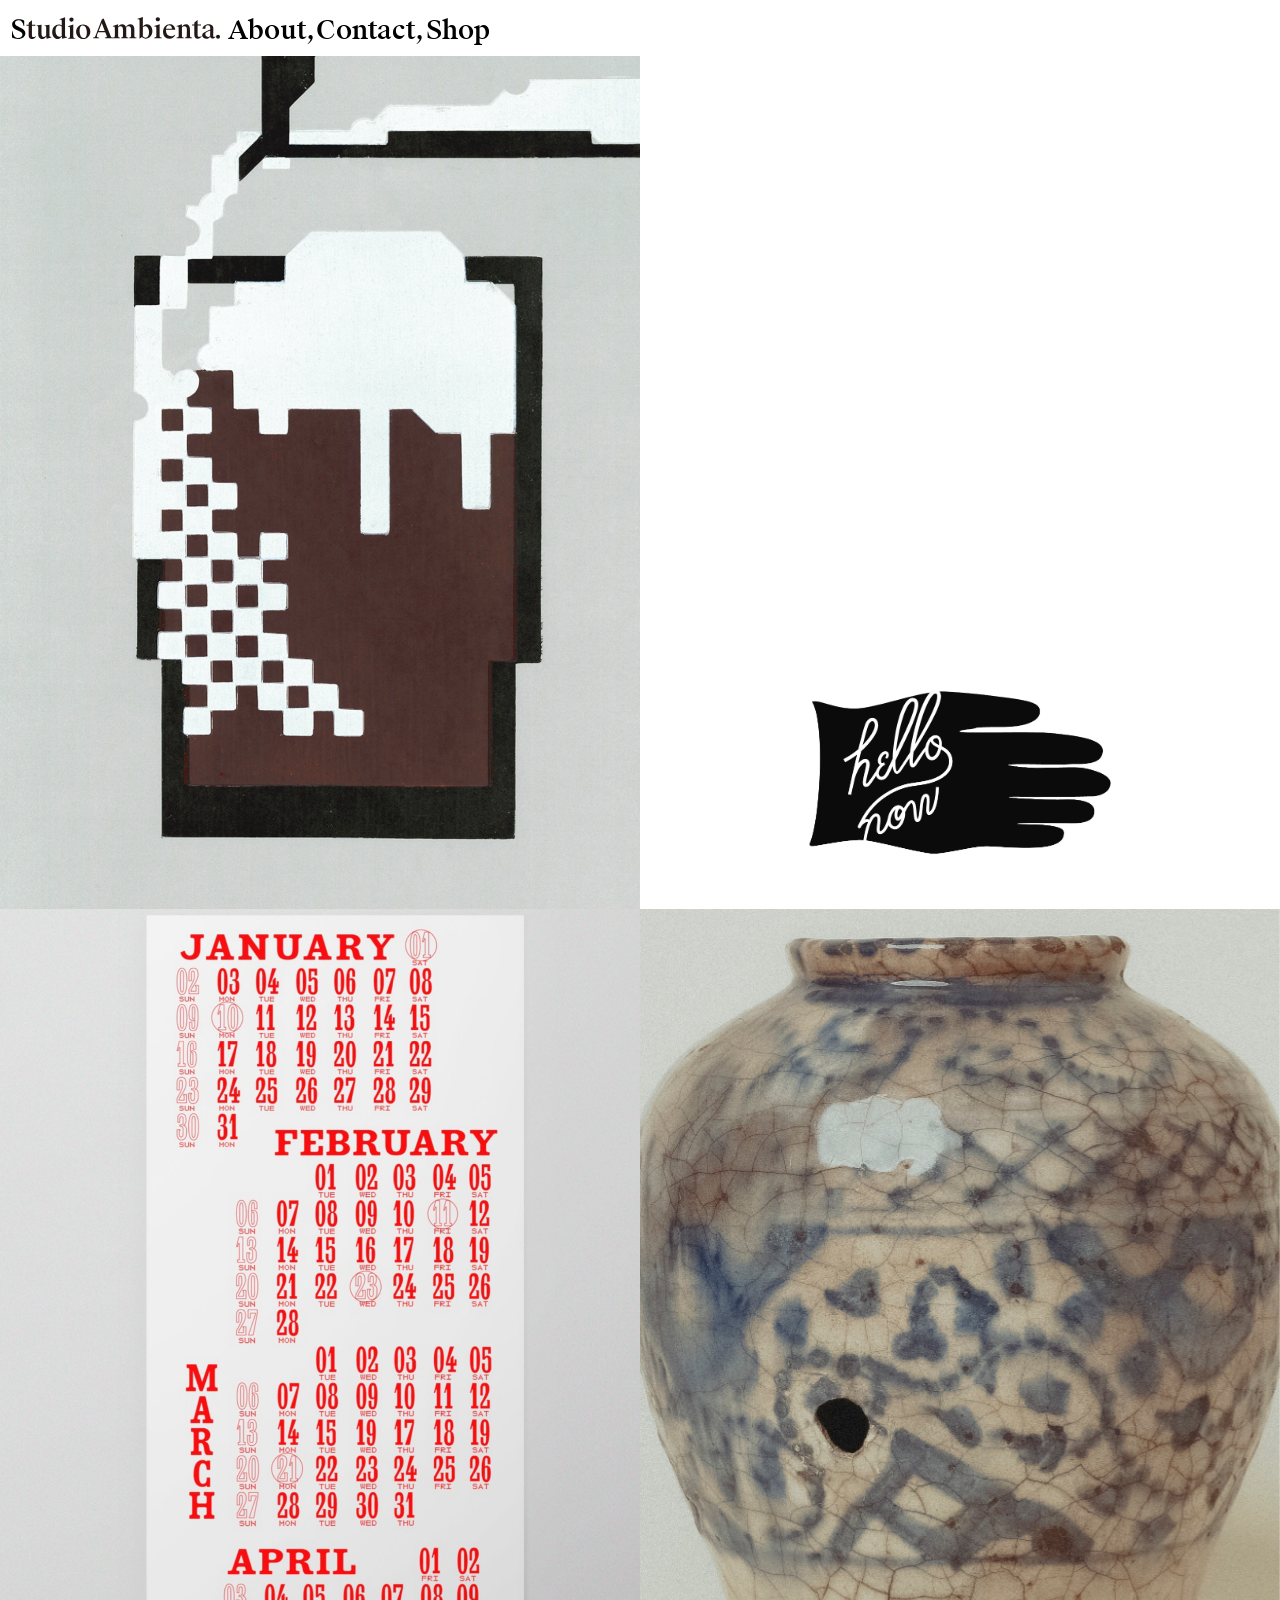
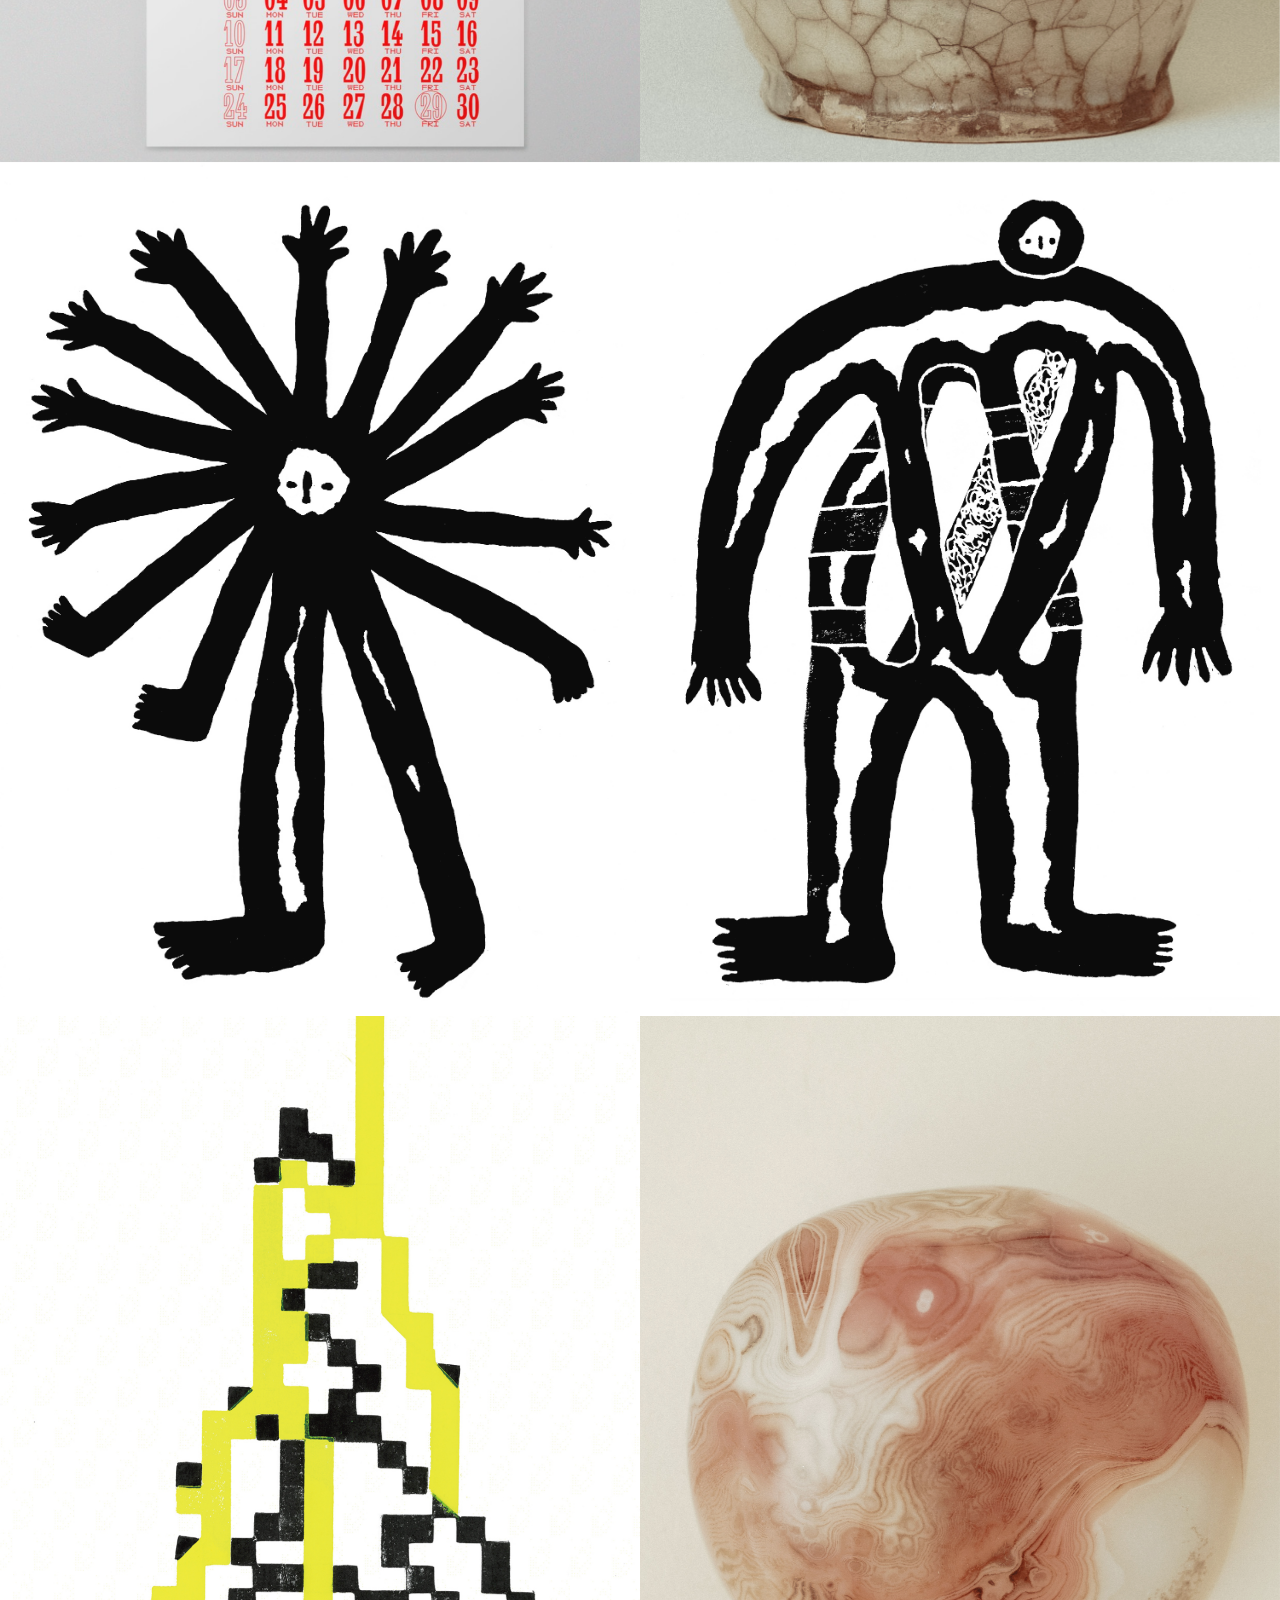
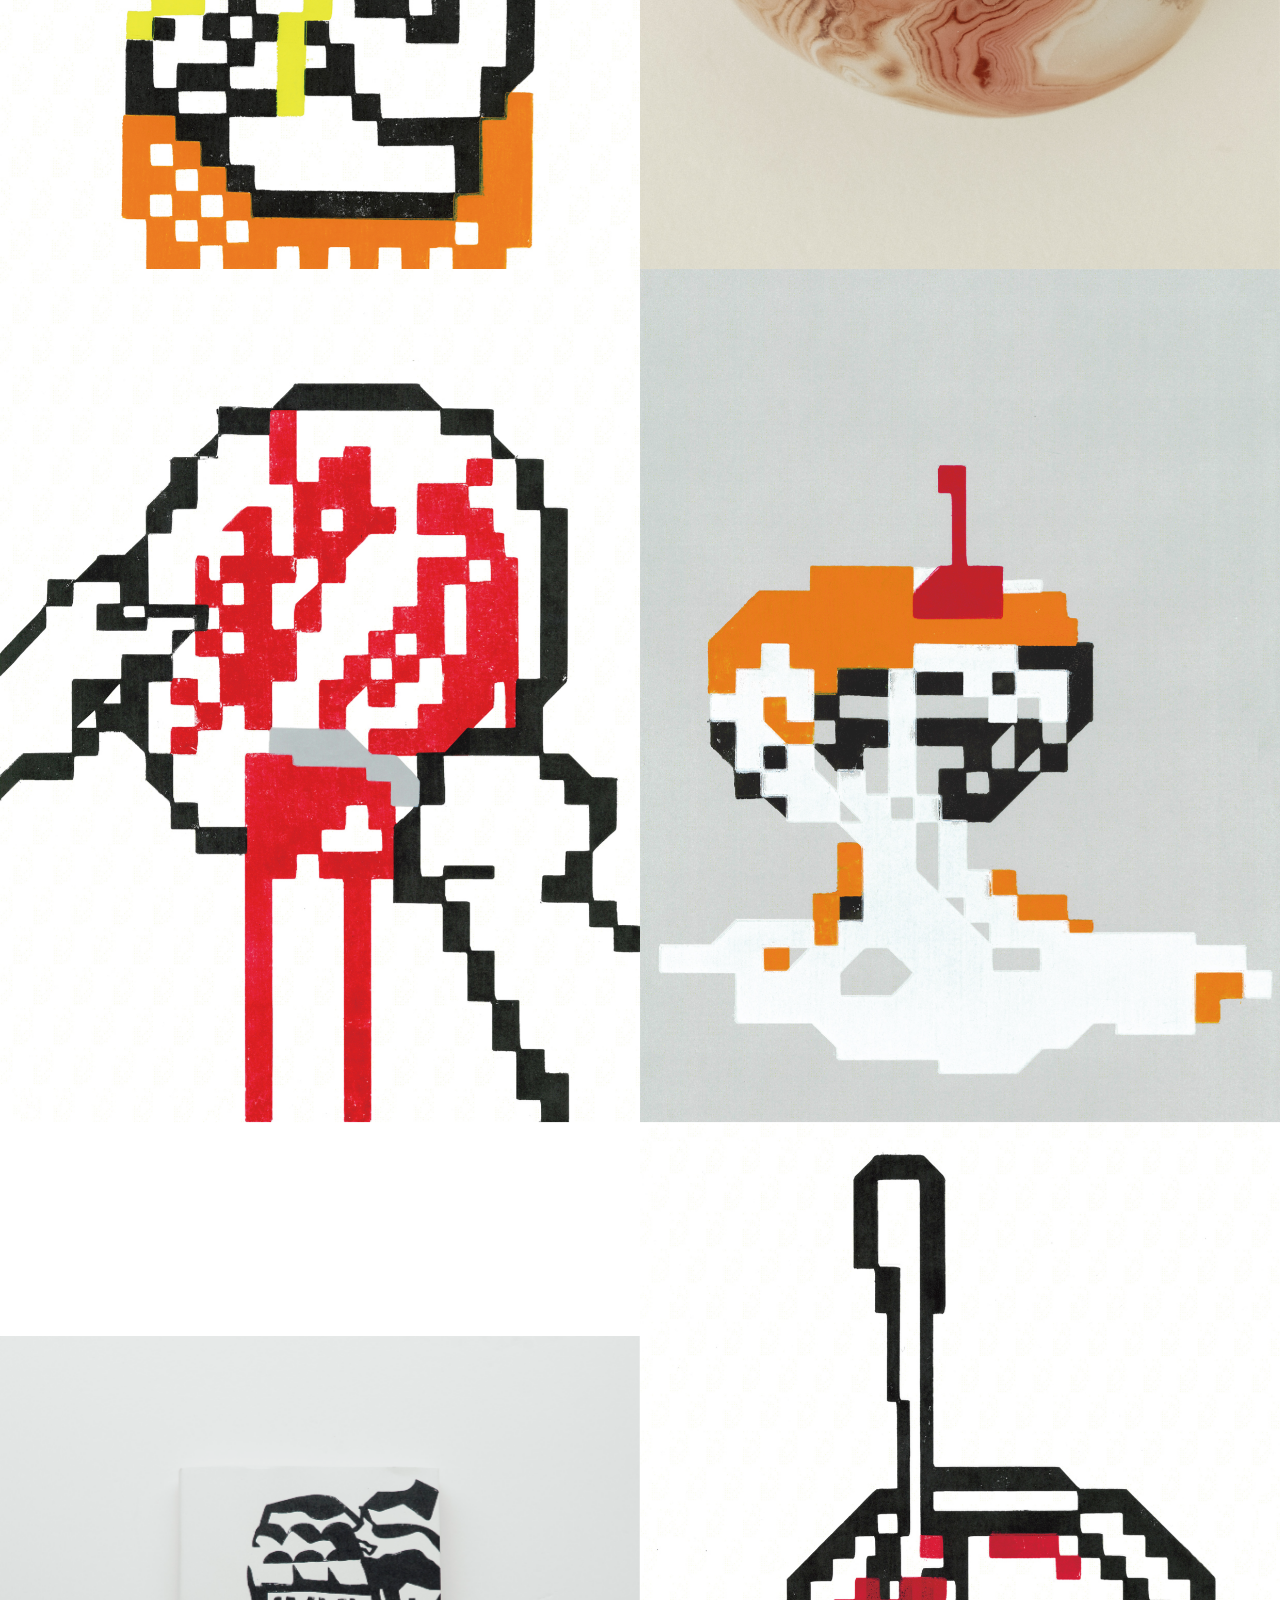
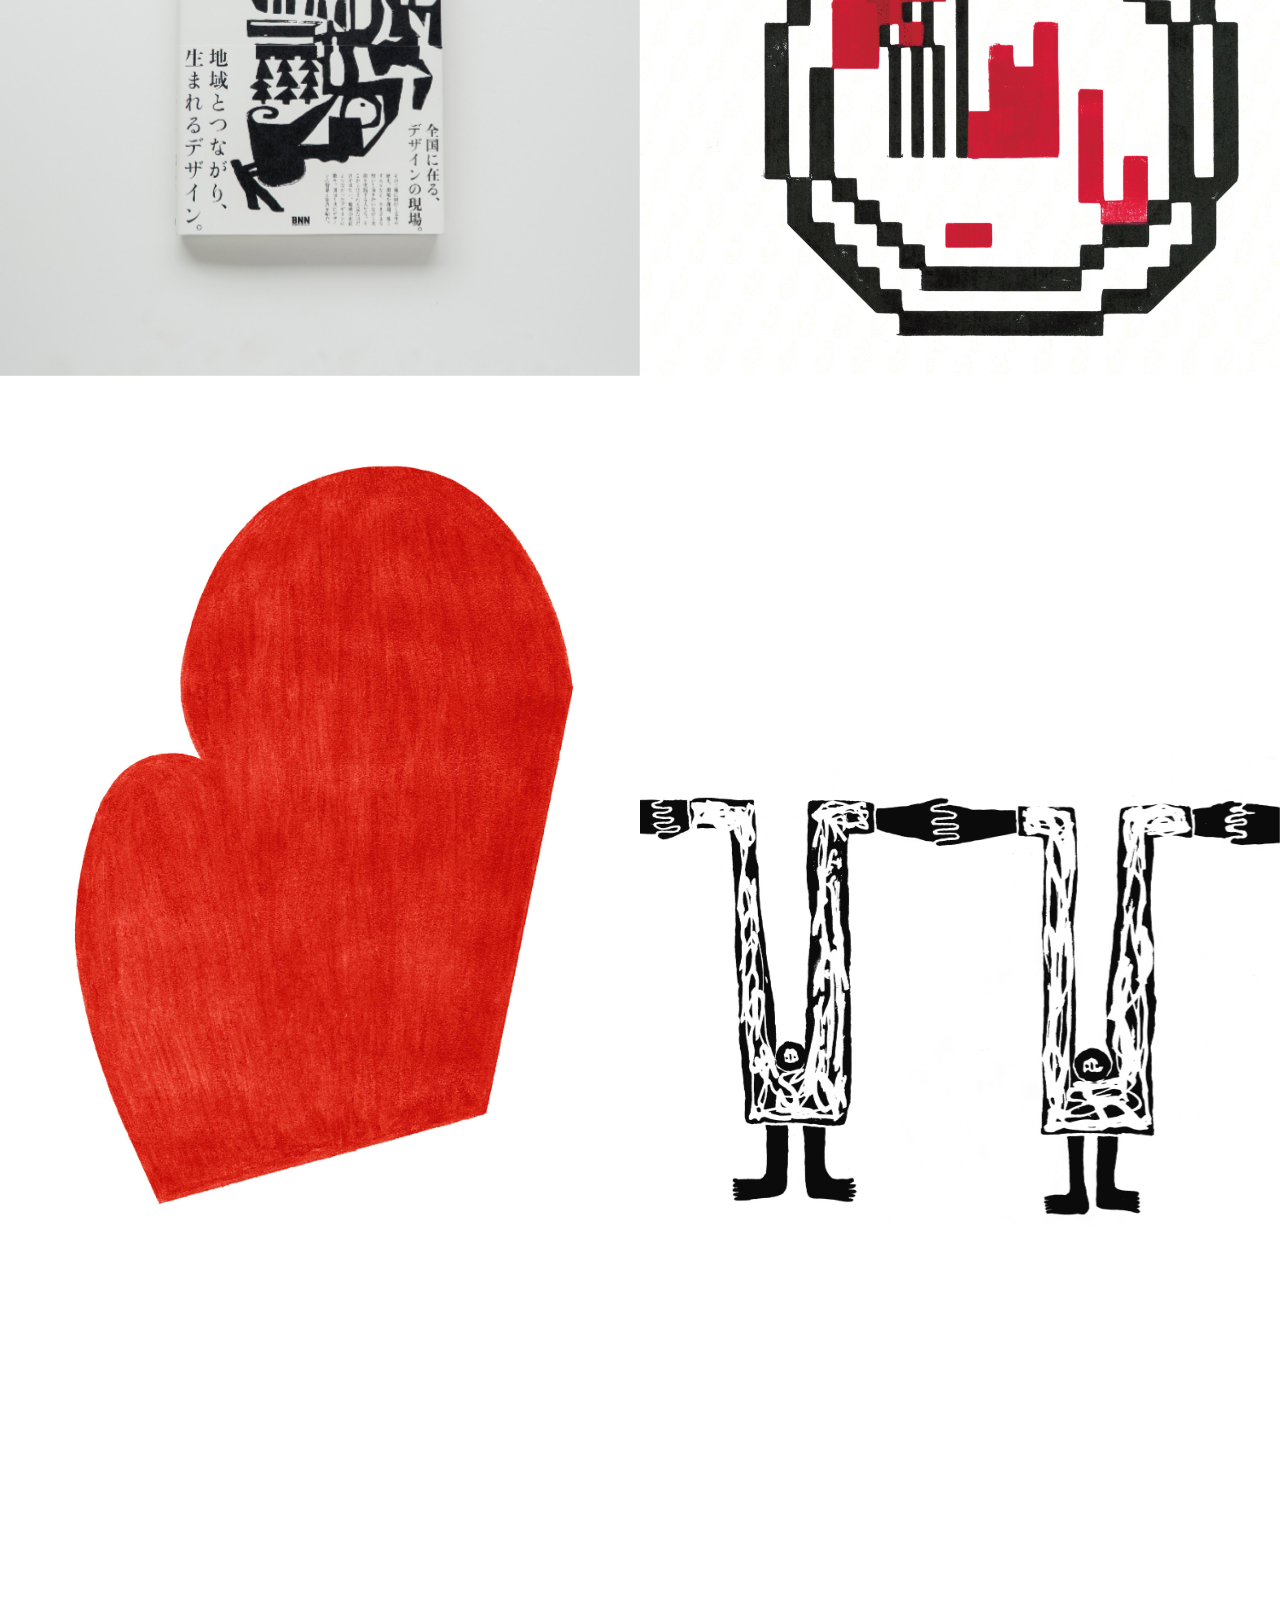
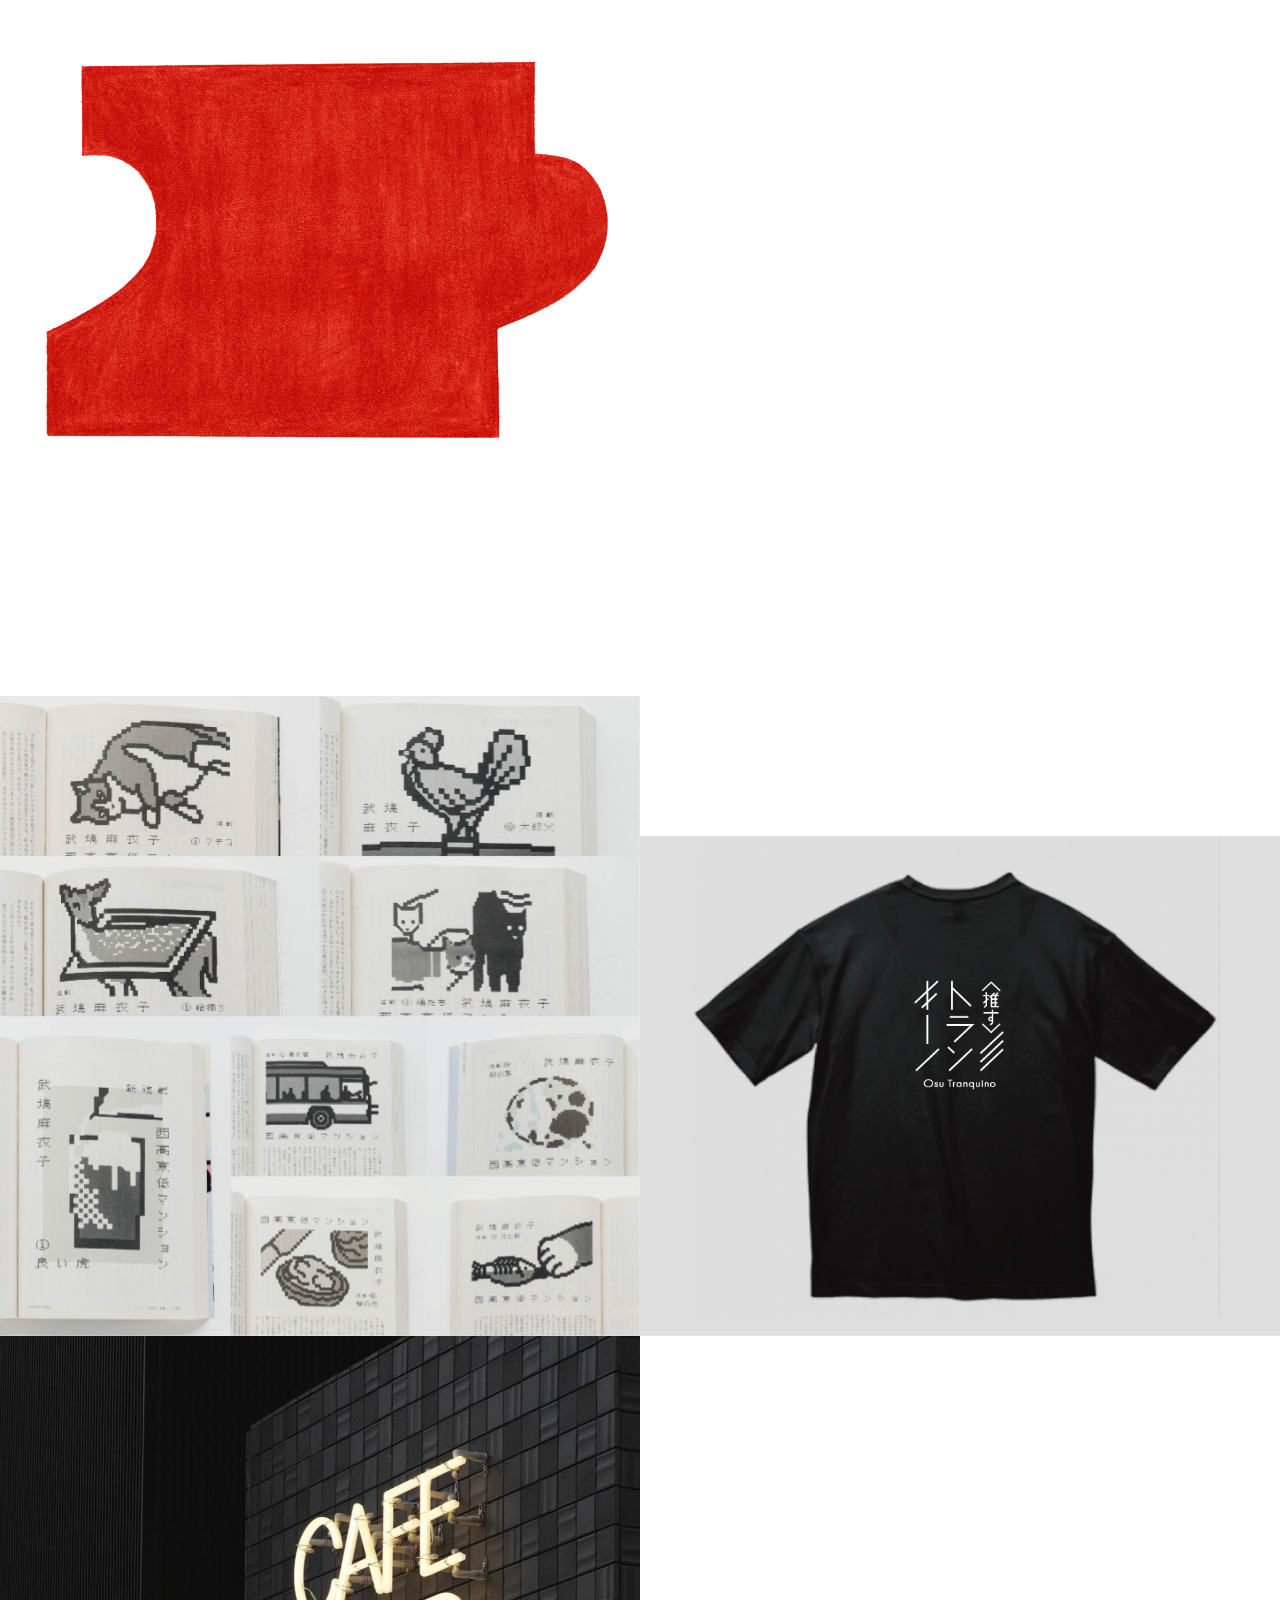
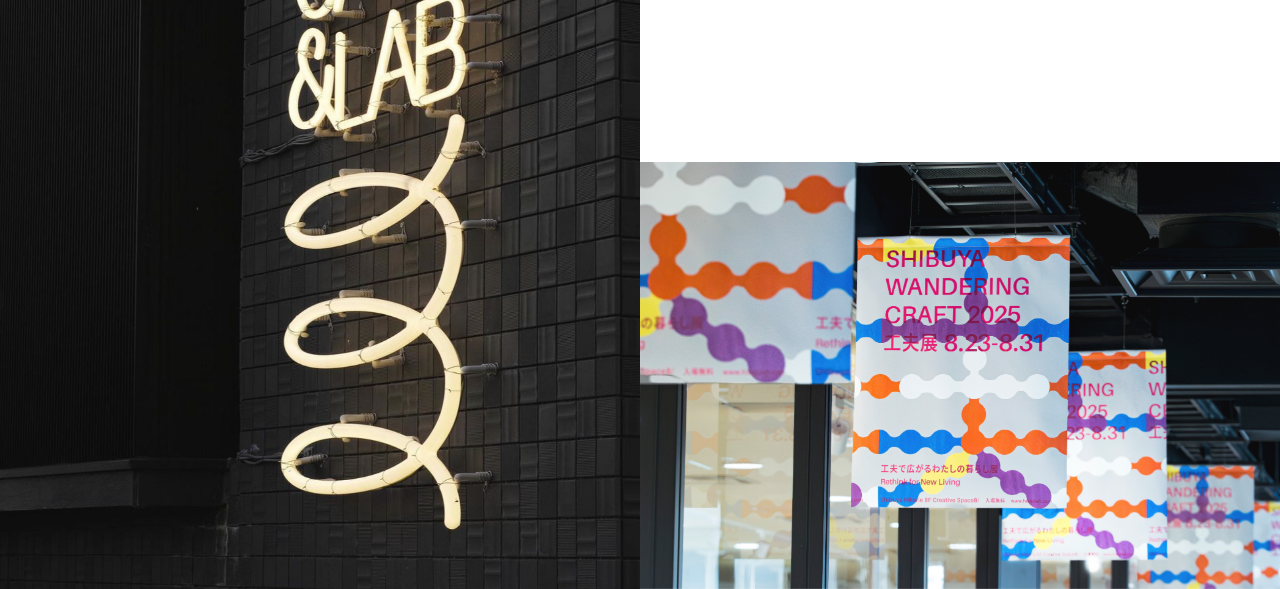
<file: index.html>
<!-- index.html -->
<!doctype html>
<html lang="en">
  <head>
    <meta charset="utf-8" />
    <meta name="viewport" content="width=device-width, initial-scale=1" />
    <title>Studio Ambienta.</title>
    <meta name="description"
content="Studio Ambienta. is a graphic design and creative studio exploring design, illustration, photography, and objects." />
    <link rel="stylesheet" href="./style.css" />
  </head>

  <body>
    <header class="masthead" id="masthead">
      <div class="masthead-panel" id="mastheadPanel" aria-hidden="true">
        <div class="masthead-panel__inner">
          <div class="masthead-panel__content" id="panelContent"></div>
        </div>
      </div>

      <div class="masthead-bar">
        <a class="brand" href="./index.html" aria-label="Studio Ambienta. home">
          <img class="logo" src="./logo.svg" alt="Studio Ambienta." />
        </a>

        <nav class="nav" aria-label="Primary">
          <button class="nav__item" type="button" data-panel="about" aria-expanded="false">About</button>
          <button class="nav__item" type="button" data-panel="contact" aria-expanded="false">Contact</button>
          <a class="nav__item" href="https://ambienta.base.shop" target="_blank" rel="noopener">Shop</a>
        </nav>
      </div>
    </header>

    <main>
      <section class="grid" id="grid">
        <div class="cell"><img src="./001.jpg" alt="" /></div>
        <div class="cell"><img src="./002.jpg" alt="" /></div>
        <div class="cell"><img src="./003.jpg" alt="" /></div>
        <div class="cell"><img src="./004.jpg" alt="" /></div>
        <div class="cell"><img src="./005.jpg" alt="" /></div>

        <div class="cell">
        <video autoplay muted loop playsinline webkit-playsinline preload="auto">
  <source src="./006.mp4" type="video/mp4" />
</video>
        </div>

        <div class="cell"><img src="./007.jpg" alt="" /></div>
        <div class="cell"><img src="./008.jpg" alt="" /></div>
        <div class="cell"><img src="./009.jpg" alt="" /></div>
        <div class="cell"><img src="./010.jpg" alt="" /></div>
        <div class="cell"><img src="./011.jpg" alt="" /></div>
        <div class="cell"><img src="./012.jpg" alt="" /></div>
        <div class="cell"><img src="./013.jpg" alt="" /></div>
        <div class="cell"><img src="./014.jpg" alt="" /></div>
        <div class="cell"><img src="./015.jpg" alt="" /></div>
        <div class="cell"><img src="./016.jpg" alt="" /></div>
        <div class="cell"><img src="./017.jpg" alt="" /></div>
        <div class="cell"><img src="./018.jpg" alt="" /></div>
        <div class="cell"><img src="./019.jpg" alt="" /></div>
        <div class="cell"><img src="./020.jpg" alt="" /></div>
      </section>
    </main>

    <template id="tpl-about">
      <div class="panel-text">
        <div class="panel-block">
          <p class="panel-en">
            Graphic designer and artist. Born in 1992.
            Graduated from Musashino Art University.
            Working across graphic design and illustration,
            with a practice spanning visual identity,
            printed matter, and photographic expression.
            Under the theme “Life in nonsense,”
            the work explores subtle irregularities
            and quiet beauty found in everyday life
            as points of departure for creation.
            Founder of Ambienta.
            Beginning with the operation of an antique shop,
            the practice has expanded into spatial design,
            products, and graphic work,
            developing into a broader design-based activity.
          </p>

          <p class="panel-ja">
            グラフィックデザイナー、アーティスト。
            1992年生まれ。武蔵野美術大学卒業。
            グラフィックデザインとイラストレーションを軸に、
            ビジュアルアイデンティティ、印刷物、
            写真表現などを横断しながら活動している。
            「ノンセンスの中にある生活」をテーマに、
            日常の中に潜む違和感や美しさを
            手がかりに制作を行う。
            <span class="latin">Ambienta.</span> 主宰。
            古道具屋としての活動を起点に、
            空間、プロダクト、グラフィックへと
            領域を広げながら、
            デザイン業務へと発展させている。
          </p>
        </div>
      </div>
    </template>

    <template id="tpl-contact">
      <div class="panel-text">
        <div class="panel-block">
          <p class="panel-en">
            Ambienta. studio<br />
            Shinjuku, Tokyo, Japan
          </p>

          <p class="panel-en">
            For inquiries &amp; commissions<br />
            info@ambienta-studio.com
          </p>

          <p class="panel-en">
            Instagram<br />
            @studio_ambienta_<br />
            @a_m_b_i_e_n_t_a
          </p>
        </div>
      </div>
    </template>

    <script src="./script.js"></script>
  </body>
</html>
</file>
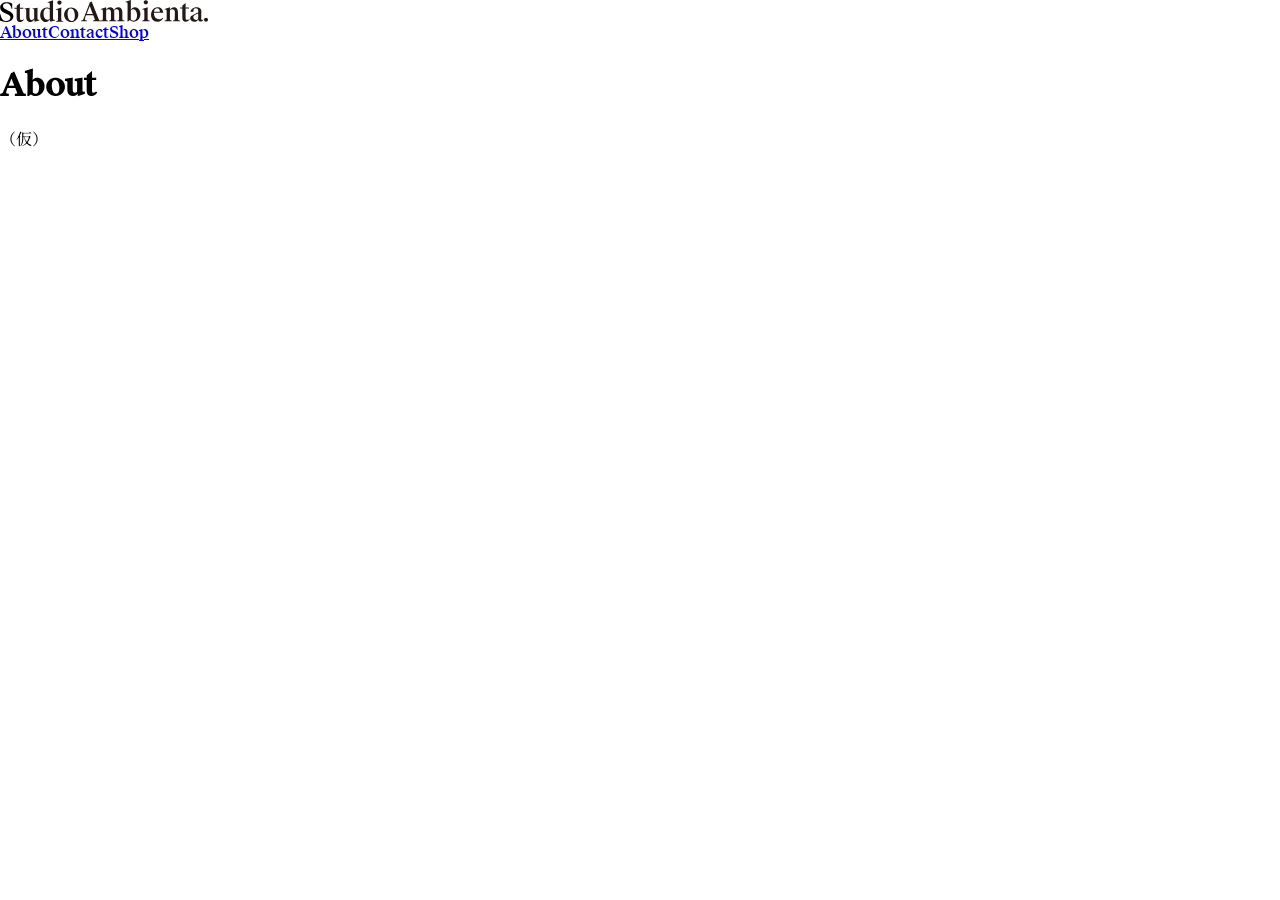
<file: about.html>
<!-- ===================== about.html ===================== -->
<!doctype html>
<html lang="ja">
<head>
  <meta charset="utf-8">
  <meta name="viewport" content="width=device-width, initial-scale=1">
  <title>About — Ambienta. studio</title>
  <link rel="stylesheet" href="./style.css">
</head>
<body>

<header class="masthead">
  <a class="brand" href="./index.html" aria-label="Ambienta. studio home">
   <img class="logo" id="logo" src="./logo.svg" alt="Ambienta. studio">
  </a>

  <nav class="nav" aria-label="Primary">
    <a href="./about.html" aria-current="page">About</a>
    <a href="./contact.html">Contact</a>
    <a href="https://ambienta.base.shop" target="_blank" rel="noopener">Shop</a>
  </nav>
</header>

<main class="page">
  <h1 class="page-title">About</h1>
  <p class="page-text">（仮）</p>
</main>

<script src="./script.js"></script>
</body>
</html>
</file>
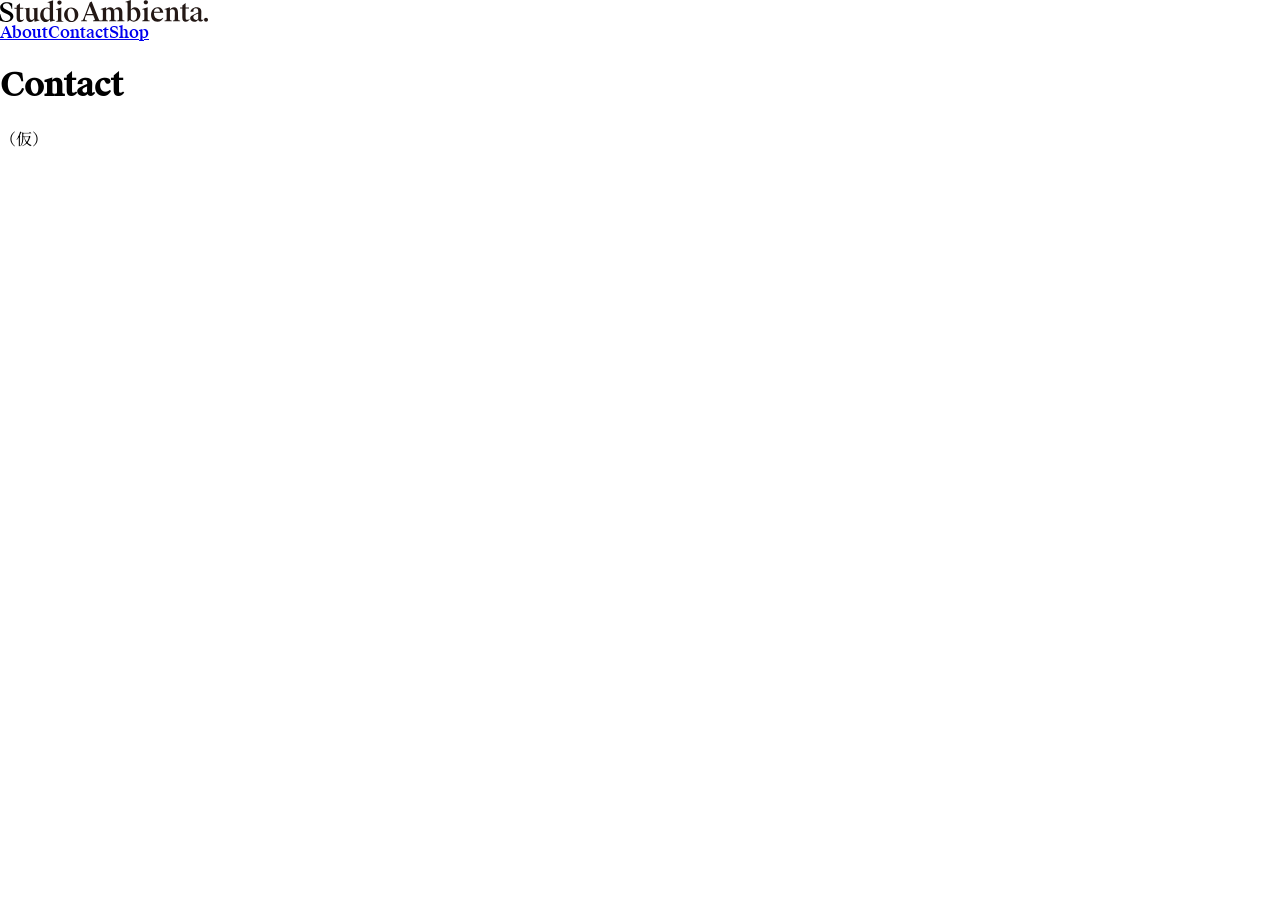
<file: contact.html>
<!-- ===================== contact.html ===================== -->
<!doctype html>
<html lang="ja">
<head>
  <meta charset="utf-8">
  <meta name="viewport" content="width=device-width, initial-scale=1">
  <title>Contact — Ambienta. studio</title>
  <link rel="stylesheet" href="./style.css">
</head>
<body>

<header class="masthead">
  <a class="brand" href="./index.html" aria-label="Ambienta. studio home">
    <img class="logo" id="logo" src="./logo.svg" alt="Ambienta. studio">
  </a>

  <nav class="nav" aria-label="Primary">
    <a href="./about.html">About</a>
    <a href="./contact.html" aria-current="page">Contact</a>
    <a href="https://ambienta.base.shop" target="_blank" rel="noopener">Shop</a>
  </nav>
</header>

<main class="page">
  <h1 class="page-title">Contact</h1>
  <p class="page-text">（仮）</p>
</main>

<script src="./script.js"></script>
</body>
</html>
</file>
<file: style.css>
/* style.css */

/* ------------------------------
   Fonts
------------------------------ */
@font-face {
  font-family: "SuisseWorks";
  src:
    url("./SuisseWorks-Medium-WebS.woff2") format("woff2"),
    url("./SuisseWorks-Medium-WebXL.woff2") format("woff2");
  font-weight: 500;
  font-style: normal;
  font-display: swap;
}

@font-face {
  font-family: "NotoSerifJP";
  src: url("./NotoSerifJP-Regular.woff2") format("woff2");
  font-weight: 400;
  font-style: normal;
  font-display: swap;
}

@font-face {
  font-family: "NotoSerifJP";
  src: url("./NotoSerifJP-Medium.woff2") format("woff2");
  font-weight: 500;
  font-style: normal;
  font-display: swap;
}

/* ------------------------------
   Tokens
------------------------------ */
:root {
  --ui-scale: 0.85;
  --ui-type: 30px;
  --ui-logo: 26px;

  --pad-x: 12px;
  --pad-y: 10px;

  --panel-max: 1200px;
  --panel-top: 25px;
  --panel-bottom: 25px;

  --body-en-size: 28.8px;
  --body-ja-size: 27.45px;

  --bar-h: 56px;
}

@media (max-width: 640px) {
  :root {
    --ui-scale: 0.62;
  }

  .masthead-bar {
    gap: 6px;
  }
}

/* ------------------------------
   Base
------------------------------ */
::selection {
  background: #b7d5ff;
  color: #000;
}

* {
  box-sizing: border-box;
}

body {
  margin: 0;
  font-family: "SuisseWorks", "NotoSerifJP", serif;
  background: #fff;
  color: #000;
}

img,
video {
  display: block;
  margin: 0;
}

/* ------------------------------
   Header
------------------------------ */
.masthead {
  position: sticky;
  top: 0;
  z-index: 1000;
  background: #fff;
  margin: 0;
  font-weight: 500;
  display: flex;
  flex-direction: column;
}

.masthead-bar {
  padding: var(--pad-y) var(--pad-x);
  display: flex;
  align-items: center;
  justify-content: flex-start;
  gap: 8.5px;
  background: #fff;
  min-height: var(--bar-h);
}

.brand {
  display: inline-flex;
  align-items: center;
  text-decoration: none;
}

.logo {
  display: block;
  height: calc(var(--ui-logo) * var(--ui-scale));
  width: auto;
  margin: 0;
}

/* ------------------------------
   Nav
------------------------------ */
.nav {
  display: flex;
  align-items: center;
}

.nav__item {
  appearance: none;
  border: 0;
  background: transparent;
  padding: 0;
  margin: 0;

  text-decoration: none;
  color: #000;

  font-family: inherit;
  font-weight: 500;
  font-size: calc(var(--ui-type) * var(--ui-scale));
  line-height: 1;
  letter-spacing: 0.005em;

  display: inline-flex;
  align-items: center;

  transform: translateY(2px);
  -webkit-font-smoothing: antialiased;

  cursor: pointer;
  position: relative;
  z-index: 0;
}

.nav__item::after {
  content: ",";
  margin-right: 0.06em;
}

.nav__item:last-child::after {
  content: "";
  margin-right: 0;
}

.nav__item.is-active::before {
  content: "";
  position: absolute;
  z-index: -1;
  left: -0.12em;
  right: -0.12em;
  top: 50%;
  transform: translateY(-50%);
  height: 1.2em;
  background: #b7d5ff;
}

/* ------------------------------
   Expandable Panel
------------------------------ */
.masthead-panel {
  max-height: 0;
  transition: max-height 260ms ease;
  will-change: max-height;
  overflow: hidden;
}

.masthead-panel__inner {
  width: 100%;
  max-width: min(96vw, var(--panel-max));
  padding: 6px var(--pad-x) 8px;
  max-height: calc(100vh - var(--bar-h));
  overflow-y: auto;
  -webkit-overflow-scrolling: touch;
}

.masthead-panel__content {
  font-kerning: normal;
  font-variant-east-asian: proportional-width;
  font-feature-settings: "palt" 1;
  -webkit-font-smoothing: auto;
}

/* ------------------------------
   Panel Text
------------------------------ */
.panel-block {
  width: 100%;
  margin: var(--panel-top) 0 var(--panel-bottom);
}

.panel-en {
  font-family: "SuisseWorks", serif;
  font-weight: 400;
  font-size: calc(var(--body-en-size) * var(--ui-scale));
  line-height: 1.3;
  letter-spacing: 0.01em;
  margin: 0 0 16px 0;
  -webkit-font-smoothing: antialiased;
}

.panel-ja {
  font-family: "NotoSerifJP", serif;
  font-weight: 600;
  font-size: calc(var(--body-ja-size) * var(--ui-scale));
  line-height: 1.5;
  letter-spacing: 0.07em;
  margin: 0 0 16px 0;
}

.panel-block > :last-child {
  margin-bottom: 0;
}

/* ------------------------------
   Grid
------------------------------ */
.grid {
  display: grid;
  grid-template-columns: repeat(2, 1fr);
  gap: 0;
  align-items: end;
  margin: 0;
}

.cell {
  margin: 0;
  padding: 0;
  overflow: hidden;
  aspect-ratio: 3 / 4;
  display: flex;
  align-items: flex-end;
  justify-content: center;
  background: #fff;
}

.cell img,
.cell video {
  width: 100%;
  height: auto;
  display: block;
}

/* 縦長は枠いっぱい */
.cell.is-portrait img,
.cell.is-portrait video {
  width: 100%;
  height: 100%;
  object-fit: cover;
  object-position: center bottom;
}

/* 横長・正方形は横幅に合わせて下揃え */
.cell.is-landscape img,
.cell.is-landscape video {
  width: 100%;
  height: auto;
  object-fit: unset;
}

/* classが付いていないvideo用 */
.cell video {
  object-fit: contain;
  object-position: center bottom;
}

.latin {
  font-family: "SuisseWorks", serif;
  font-weight: 400;
  letter-spacing: 0.01em;
  -webkit-font-smoothing: antialiased;
}

/* ------------------------------
   Mobile
------------------------------ */
@media (max-width: 768px) {
  .panel-en {
    font-size: calc(var(--body-en-size) * var(--ui-scale));
  }

  .panel-ja {
    font-size: calc(var(--body-ja-size) * var(--ui-scale));
  }

  .panel-block {
    margin: 16px 0;
  }
}

@media (max-width: 640px) {
  .grid {
    grid-template-columns: 1fr;
  }

  .cell {
    aspect-ratio: auto;
    display: block;
  }

  .cell img,
  .cell video {
    width: 100%;
    height: auto;
    object-fit: contain;
  }
}

.grid img {
  image-rendering: auto;
  transform: translateZ(0);
  backface-visibility: hidden;
  will-change: transform, opacity;
}

.grid img {
  opacity: 0.96;
  transition:
    opacity 0.35s ease,
    transform 0.35s ease;
}

.is-scrolling .grid img {
  opacity: 0.82;
  transform: scale(1.006);
</file>
